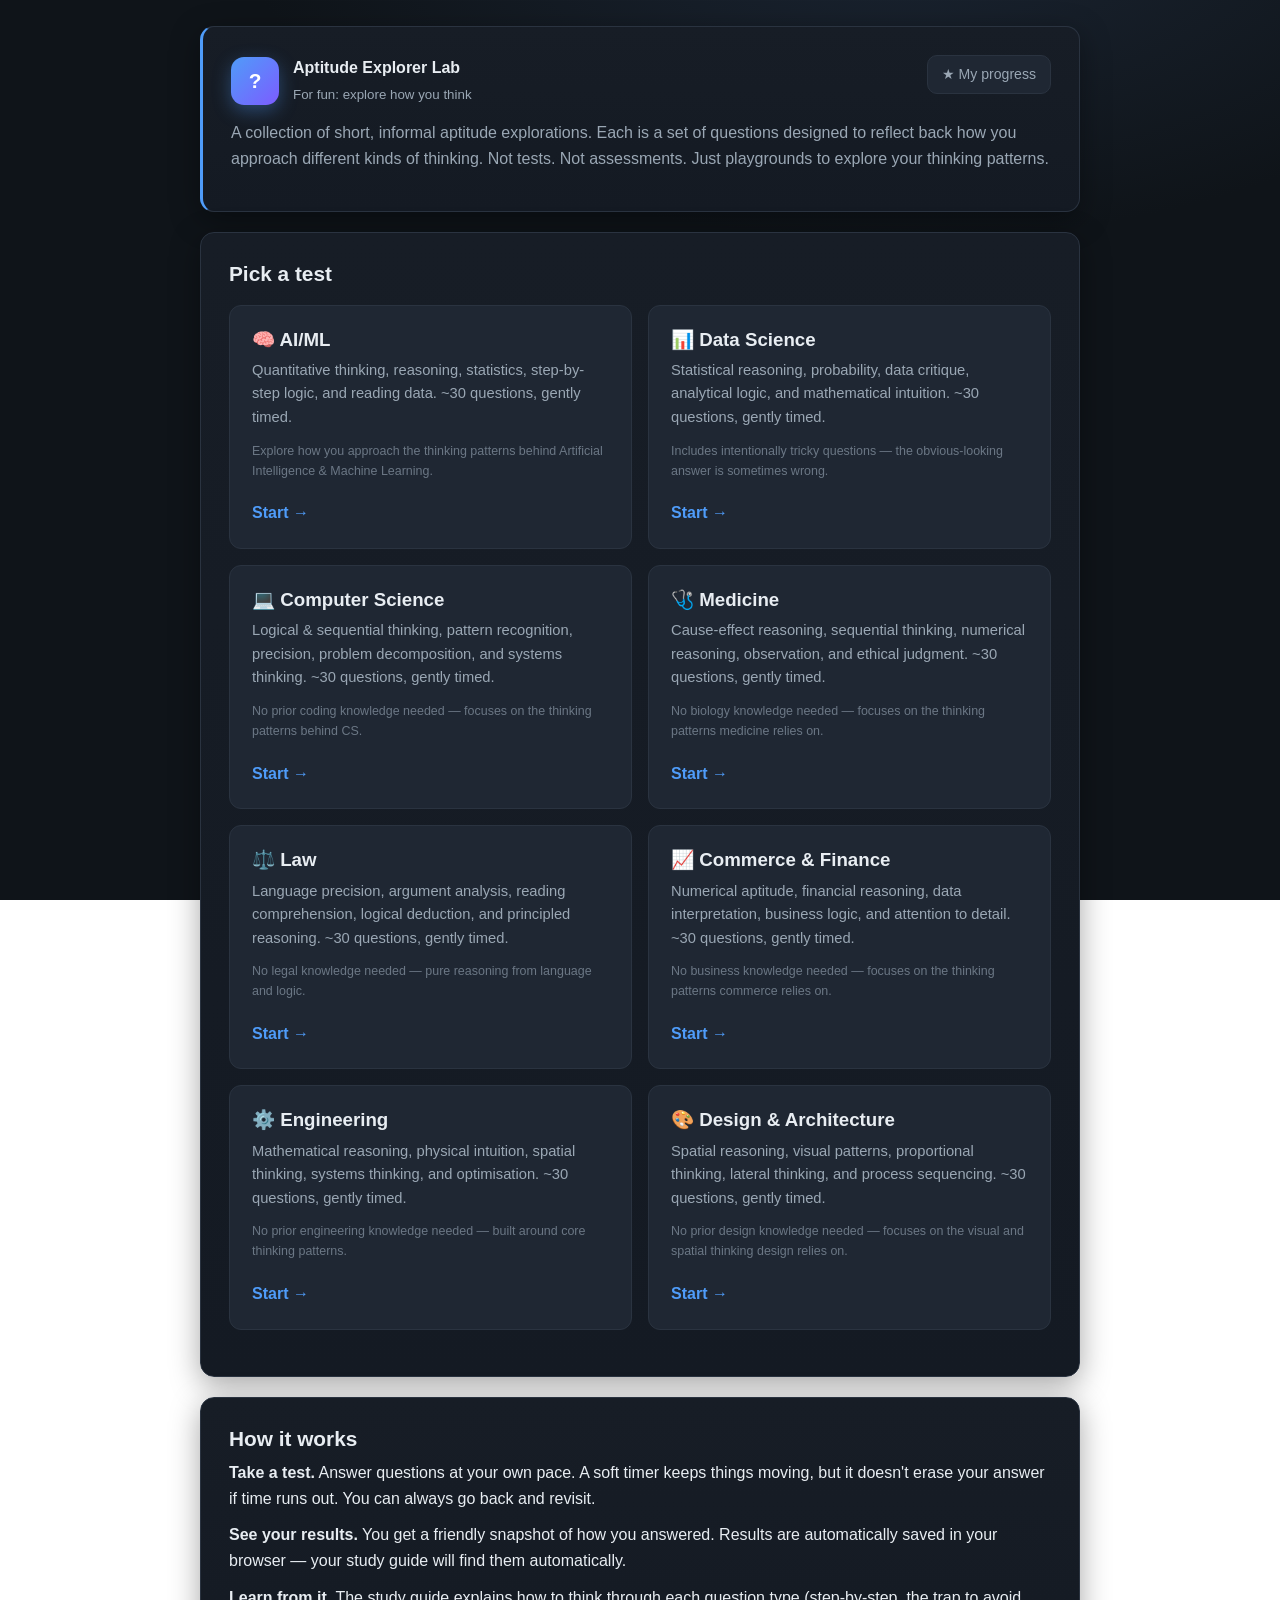
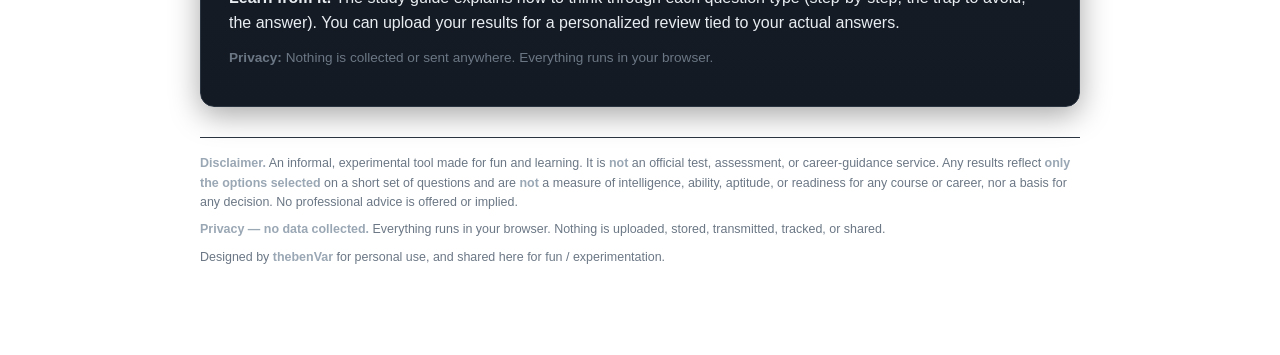
<file: index.html>
<!DOCTYPE html>
<html lang="en">
<head>
<meta charset="UTF-8" />
<meta name="viewport" content="width=device-width, initial-scale=1.0" />
<title>Aptitude Explorer Lab</title>
<style>
  :root{
    --bg:#0f1419; --panel:#171d26; --panel-2:#1f2733; --line:#2a3340;
    --ink:#e8edf2; --muted:#9aa7b4; --faint:#6b7785;
    --accent:#4f9cf9; --accent-2:#7c5cff;
    --good:#34d399; --warn:#fbbf24; --bad:#f87171;
    --radius:14px; --shadow:0 8px 30px rgba(0,0,0,.35); --maxw:880px;
  }
  *{box-sizing:border-box}
  html,body{margin:0;padding:0}
  body{
    background:radial-gradient(1200px 600px at 70% -10%, #1b2533 0%, var(--bg) 55%) fixed;
    color:var(--ink);
    font:16px/1.6 -apple-system,BlinkMacSystemFont,"Segoe UI",Roboto,Helvetica,Arial,sans-serif;
    -webkit-font-smoothing:antialiased;
    padding:26px 16px 80px;
  }
  .wrap{max-width:var(--maxw);margin:0 auto}
  h1,h2,h3{line-height:1.25;margin:0 0 .4em}
  h1{font-size:1.7rem;letter-spacing:-.01em}
  h2{font-size:1.3rem}
  p{margin:0 0 .7em}
  a{color:var(--accent);text-decoration:none}
  a:hover{text-decoration:underline}
  .muted{color:var(--muted)} .faint{color:var(--faint);font-size:.85rem}

  .brand{display:flex;align-items:center;gap:14px;margin-bottom:16px}
  .brand .dot{width:48px;height:48px;border-radius:13px;
    background:linear-gradient(135deg,var(--accent),var(--accent-2));
    display:grid;place-items:center;font-weight:800;color:#fff;font-size:1.3rem;
    box-shadow:0 6px 18px rgba(79,156,249,.35)}
  .brand div strong{display:block} .brand small{color:var(--muted);font-weight:500}

  .card{background:linear-gradient(180deg,var(--panel) 0%, #141a23 100%);
    border:1px solid var(--line);border-radius:var(--radius);box-shadow:var(--shadow);
    padding:28px;margin:0 0 20px}
  .intro{border-left:3px solid var(--accent)}

  .tests-grid{display:grid;grid-template-columns:repeat(auto-fit,minmax(280px,1fr));gap:16px;margin:18px 0}
  .test-card{border:1px solid var(--line);border-radius:12px;padding:22px;background:var(--panel-2);
    transition:.15s;cursor:pointer}
  .test-card:hover{border-color:var(--accent);background:rgba(79,156,249,.08)}
  .test-card h3{margin:0 0 8px;color:var(--ink)}
  .test-card .desc{color:var(--muted);font-size:.92rem;margin:0 0 12px}
  .test-card .meta{color:var(--faint);font-size:.78rem}
  .test-link{display:inline-flex;align-items:center;gap:6px;color:var(--accent);
    font-weight:600;margin-top:10px}
  .test-link:hover{text-decoration:underline}
  .coming{opacity:.6}
  .coming .test-link{color:var(--muted);cursor:not-allowed;pointer-events:none}

  .legal{border-top:1px solid var(--line);margin-top:30px;padding-top:16px;
    color:var(--faint);font-size:.78rem;line-height:1.55}
  .legal p{margin:0 0 8px} .legal strong{color:var(--muted)}
</style>
</head>
<body>
<div class="wrap">

  <div class="card intro">
    <div style="display:flex;justify-content:space-between;align-items:flex-start;flex-wrap:wrap;gap:10px">
      <div class="brand" style="margin:0">
        <div class="dot">?</div>
        <div><strong>Aptitude Explorer Lab</strong>
          <small>For fun: explore how you think</small></div>
      </div>
      <a href="dashboard.html" style="text-decoration:none;font-size:.88rem;padding:7px 14px;border-radius:10px;border:1px solid var(--line);color:var(--muted);background:var(--panel-2)">★ My progress</a>
    </div>
    <p class="muted" style="margin-top:14px">A collection of short, informal aptitude explorations. Each is a set of
      questions designed to reflect back how you approach different kinds of thinking. Not
      tests. Not assessments. Just playgrounds to explore your thinking patterns.</p>
  </div>

  <div class="card">
    <h2>Pick a test</h2>
    <div class="tests-grid">
      <a href="assessment.html?test=ai-ml" class="test-card" style="text-decoration:none">
        <h3>🧠 AI/ML</h3>
        <p class="desc">Quantitative thinking, reasoning, statistics, step-by-step logic, and reading data.
          ~30 questions, gently timed.</p>
        <p class="meta">Explore how you approach the thinking patterns behind Artificial Intelligence &amp; Machine Learning.</p>
        <span class="test-link">Start →</span>
      </a>

      <a href="assessment.html?test=ds" class="test-card" style="text-decoration:none">
        <h3>📊 Data Science</h3>
        <p class="desc">Statistical reasoning, probability, data critique, analytical logic, and mathematical intuition. ~30 questions, gently timed.</p>
        <p class="meta">Includes intentionally tricky questions — the obvious-looking answer is sometimes wrong.</p>
        <span class="test-link">Start →</span>
      </a>

      <a href="assessment.html?test=cs" class="test-card" style="text-decoration:none">
        <h3>💻 Computer Science</h3>
        <p class="desc">Logical &amp; sequential thinking, pattern recognition, precision, problem decomposition, and systems thinking. ~30 questions, gently timed.</p>
        <p class="meta">No prior coding knowledge needed — focuses on the thinking patterns behind CS.</p>
        <span class="test-link">Start →</span>
      </a>

      <a href="assessment.html?test=medicine" class="test-card" style="text-decoration:none">
        <h3>🩺 Medicine</h3>
        <p class="desc">Cause-effect reasoning, sequential thinking, numerical reasoning, observation, and ethical judgment. ~30 questions, gently timed.</p>
        <p class="meta">No biology knowledge needed — focuses on the thinking patterns medicine relies on.</p>
        <span class="test-link">Start →</span>
      </a>

      <a href="assessment.html?test=law" class="test-card" style="text-decoration:none">
        <h3>⚖️ Law</h3>
        <p class="desc">Language precision, argument analysis, reading comprehension, logical deduction, and principled reasoning. ~30 questions, gently timed.</p>
        <p class="meta">No legal knowledge needed — pure reasoning from language and logic.</p>
        <span class="test-link">Start →</span>
      </a>

      <a href="assessment.html?test=commerce" class="test-card" style="text-decoration:none">
        <h3>📈 Commerce &amp; Finance</h3>
        <p class="desc">Numerical aptitude, financial reasoning, data interpretation, business logic, and attention to detail. ~30 questions, gently timed.</p>
        <p class="meta">No business knowledge needed — focuses on the thinking patterns commerce relies on.</p>
        <span class="test-link">Start →</span>
      </a>

      <a href="assessment.html?test=engineering" class="test-card" style="text-decoration:none">
        <h3>⚙️ Engineering</h3>
        <p class="desc">Mathematical reasoning, physical intuition, spatial thinking, systems thinking, and optimisation. ~30 questions, gently timed.</p>
        <p class="meta">No prior engineering knowledge needed — built around core thinking patterns.</p>
        <span class="test-link">Start →</span>
      </a>

      <a href="assessment.html?test=design" class="test-card" style="text-decoration:none">
        <h3>🎨 Design &amp; Architecture</h3>
        <p class="desc">Spatial reasoning, visual patterns, proportional thinking, lateral thinking, and process sequencing. ~30 questions, gently timed.</p>
        <p class="meta">No prior design knowledge needed — focuses on the visual and spatial thinking design relies on.</p>
        <span class="test-link">Start →</span>
      </a>
    </div>
  </div>

  <div class="card">
    <h2>How it works</h2>
    <p><b>Take a test.</b> Answer questions at your own pace. A soft timer keeps things moving,
      but it doesn't erase your answer if time runs out. You can always go back and revisit.</p>
    <p><b>See your results.</b> You get a friendly snapshot of how you answered. Results are
      automatically saved in your browser — your study guide will find them automatically.</p>
    <p><b>Learn from it.</b> The study guide explains how to think through each question type
      (step-by-step, the trap to avoid, the answer). You can upload your results for a
      personalized review tied to your actual answers.</p>
    <p class="faint"><b>Privacy:</b> Nothing is collected or sent anywhere. Everything runs in your browser.</p>
  </div>

  <footer class="legal">
    <p><strong>Disclaimer.</strong> An informal, experimental tool made for fun and learning. It is
      <strong>not</strong> an official test, assessment, or career-guidance service. Any results
      reflect <strong>only the options selected</strong> on a short set of questions and are
      <strong>not</strong> a measure of intelligence, ability, aptitude, or readiness for any
      course or career, nor a basis for any decision. No professional advice is offered or implied.</p>
    <p><strong>Privacy — no data collected.</strong> Everything runs in your browser. Nothing is
      uploaded, stored, transmitted, tracked, or shared.</p>
    <p>Designed by <strong>thebenVar</strong> for personal use, and shared here for fun / experimentation.</p>
  </footer>

</div>
</body>
</html>
</file>
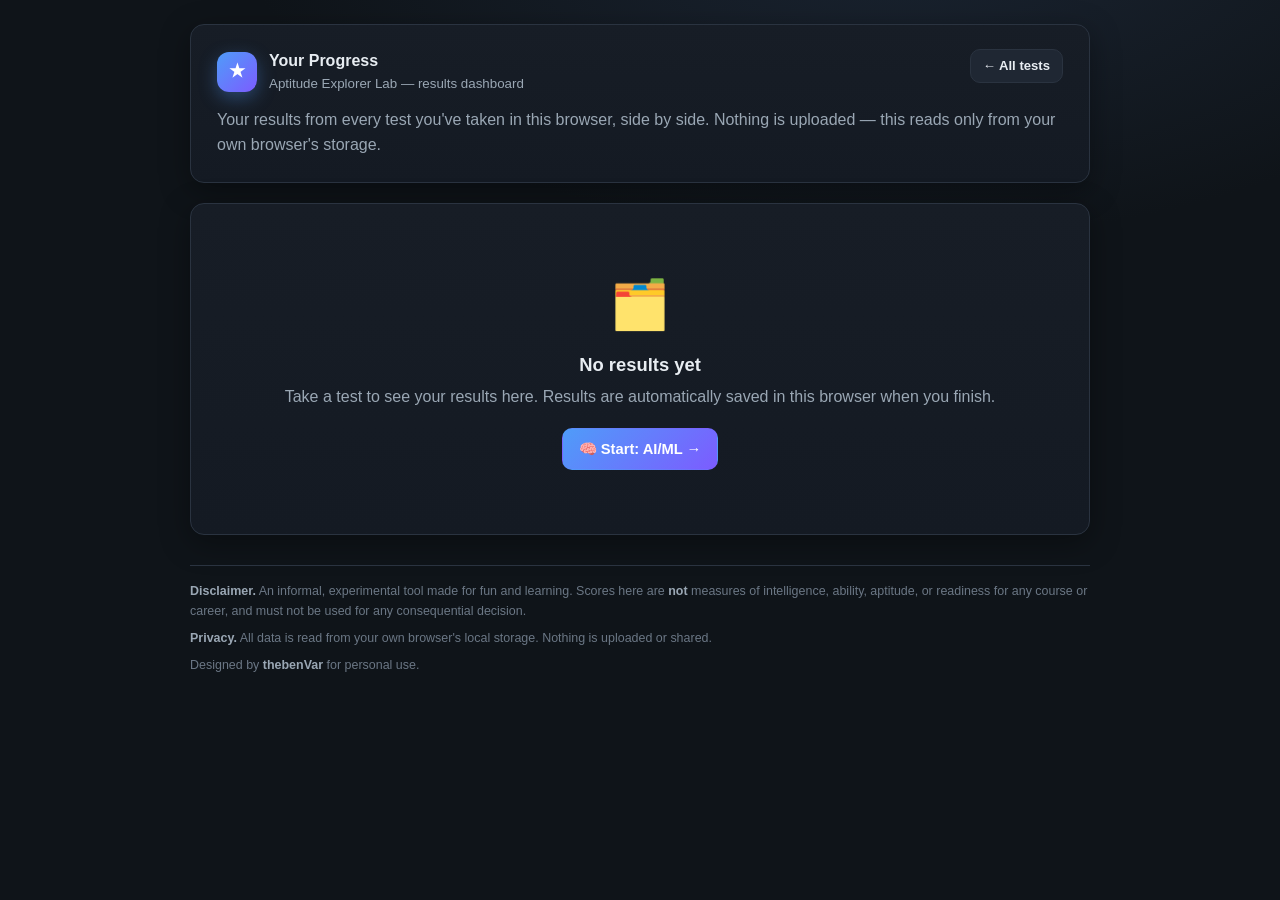
<file: dashboard.html>
<!DOCTYPE html>
<html lang="en">
<head>
<meta charset="UTF-8" />
<meta name="viewport" content="width=device-width, initial-scale=1.0" />
<title>Your Progress — Aptitude Explorer Lab</title>
<style>
  :root{
    --bg:#0f1419; --panel:#171d26; --panel-2:#1f2733; --line:#2a3340;
    --ink:#e8edf2; --muted:#9aa7b4; --faint:#6b7785;
    --accent:#4f9cf9; --accent-2:#7c5cff;
    --good:#34d399; --warn:#fbbf24; --bad:#f87171;
    --radius:14px; --shadow:0 8px 30px rgba(0,0,0,.35); --maxw:900px;
  }
  *{box-sizing:border-box}
  html,body{margin:0;padding:0}
  body{
    background:radial-gradient(1200px 600px at 70% -10%, #1b2533 0%, var(--bg) 55%) fixed;
    color:var(--ink);
    font:16px/1.55 -apple-system,BlinkMacSystemFont,"Segoe UI",Roboto,Helvetica,Arial,sans-serif;
    -webkit-font-smoothing:antialiased;
    padding:24px 16px 72px;
  }
  .wrap{max-width:var(--maxw);margin:0 auto}
  h1,h2,h3{line-height:1.2;margin:0 0 .45em}
  h1{font-size:1.5rem;letter-spacing:-.01em}
  h2{font-size:1.15rem}
  h3{font-size:1rem}
  p{margin:0 0 .7em}
  a{color:var(--accent);text-decoration:none}
  a:hover{text-decoration:underline}
  .muted{color:var(--muted)} .faint{color:var(--faint);font-size:.84rem}
  .hidden{display:none !important}

  .card{
    background:linear-gradient(180deg,var(--panel) 0%, #141a23 100%);
    border:1px solid var(--line); border-radius:var(--radius);
    box-shadow:var(--shadow); padding:24px 26px; margin:0 0 20px;
  }
  .brand{display:flex;align-items:center;gap:12px;margin-bottom:6px}
  .brand .dot{width:40px;height:40px;border-radius:12px;
    background:linear-gradient(135deg,var(--accent),var(--accent-2));
    display:grid;place-items:center;font-weight:800;color:#fff;font-size:1.15rem;
    box-shadow:0 6px 18px rgba(79,156,249,.35)}
  .brand small{display:block;color:var(--muted);font-weight:500}

  .pill{display:inline-block;padding:3px 10px;border-radius:999px;font-size:.76rem;
    font-weight:600;border:1px solid var(--line);color:var(--muted)}
  .pill.good{color:var(--good);border-color:rgba(52,211,153,.45);background:rgba(52,211,153,.1)}
  .pill.warn{color:var(--warn);border-color:rgba(251,191,36,.4);background:rgba(251,191,36,.08)}
  .pill.bad{color:var(--bad);border-color:rgba(248,113,113,.45);background:rgba(248,113,113,.1)}

  .btn{appearance:none;border:1px solid var(--line);border-radius:10px;cursor:pointer;
    padding:9px 16px;font-size:.92rem;font-weight:600;color:var(--ink);background:var(--panel-2);
    transition:.12s}
  .btn:hover{border-color:var(--accent)}
  .btn.primary{background:linear-gradient(135deg,var(--accent),var(--accent-2));color:#fff;border-color:transparent}
  .btn.sm{padding:6px 12px;font-size:.82rem}
  .btn.danger{border-color:rgba(248,113,113,.4);color:var(--bad)}
  .btn.danger:hover{background:rgba(248,113,113,.1)}
  a.btn{text-decoration:none;display:inline-flex;align-items:center;gap:6px}
  .btn-row{display:flex;gap:10px;flex-wrap:wrap;align-items:center}

  /* Test summary cards */
  .test-grid{display:grid;grid-template-columns:repeat(auto-fit,minmax(260px,1fr));gap:16px;margin:16px 0}
  .tcard{border:1px solid var(--line);border-radius:12px;padding:20px;background:var(--panel-2)}
  .tcard .thead{display:flex;justify-content:space-between;align-items:flex-start;margin-bottom:14px;gap:10px}
  .tcard .tname{font-weight:700;font-size:1rem}
  .tcard .tdate{color:var(--faint);font-size:.78rem;margin-top:3px}
  .ring{--p:0; width:80px;height:80px;border-radius:50%;flex:0 0 auto;
    background:
      radial-gradient(closest-side, var(--panel-2) 79%, transparent 80% 100%),
      conic-gradient(var(--accent) calc(var(--p)*1%), #2a3340 0);
    display:grid;place-items:center;position:relative}
  .ring b{font-size:1.2rem}
  .ring small{position:absolute;bottom:16px;color:var(--muted);font-size:.65rem}
  .tcard .dims{margin-top:14px}
  .tcard .dimrow{display:flex;align-items:center;gap:8px;margin:6px 0}
  .tcard .dimrow .dlabel{font-size:.78rem;color:var(--muted);flex:0 0 120px;white-space:nowrap;overflow:hidden;text-overflow:ellipsis}
  .tcard .dimrow .dbar{flex:1;height:6px;border-radius:999px;background:#0c1118;overflow:hidden}
  .tcard .dimrow .dbar i{display:block;height:100%;border-radius:999px}
  .tcard .dimrow .dbar i.good{background:var(--good)}
  .tcard .dimrow .dbar i.warn{background:var(--warn)}
  .tcard .dimrow .dbar i.bad{background:var(--bad)}
  .tcard .dimrow .dpct{font-size:.78rem;color:var(--muted);flex:0 0 34px;text-align:right}
  .tcard .actions{display:flex;gap:8px;flex-wrap:wrap;margin-top:16px;padding-top:14px;border-top:1px solid var(--line)}

  /* Comparison table */
  .cmp-grid{overflow-x:auto;margin:14px 0}
  .cmp-table{border-collapse:collapse;width:100%;min-width:400px;font-size:.9rem}
  .cmp-table th{text-align:left;padding:10px 12px;border-bottom:2px solid var(--line);color:var(--muted);font-weight:600;font-size:.82rem;white-space:nowrap}
  .cmp-table td{padding:9px 12px;border-bottom:1px solid var(--line)}
  .cmp-table td.dim-name{color:var(--muted);font-size:.88rem}
  .cmp-cell{display:inline-flex;align-items:center;gap:6px}
  .cmp-bar{width:50px;height:6px;border-radius:999px;background:#0c1118;overflow:hidden;display:inline-block}
  .cmp-bar i{display:block;height:100%}
  .cmp-bar i.good{background:var(--good)} .cmp-bar i.warn{background:var(--warn)} .cmp-bar i.bad{background:var(--bad)}
  .cmp-delta{font-size:.78rem;font-weight:700}
  .cmp-delta.up{color:var(--good)} .cmp-delta.dn{color:var(--bad)} .cmp-delta.eq{color:var(--faint)}
  tr:hover td{background:rgba(255,255,255,.02)}

  /* Behavioral stats */
  .beh-grid{display:grid;grid-template-columns:repeat(auto-fit,minmax(180px,1fr));gap:12px;margin:14px 0}
  .bstat{border:1px solid var(--line);border-radius:10px;padding:14px 16px;background:var(--panel-2)}
  .bstat .bnum{font-size:1.5rem;font-weight:800;line-height:1}
  .bstat .blabel{font-size:.8rem;color:var(--muted);margin-top:4px}
  .bstat .binterp{font-size:.78rem;color:var(--faint);margin-top:6px;line-height:1.4}
  .bstat.warn-bg{border-color:rgba(251,191,36,.35);background:rgba(251,191,36,.05)}
  .bstat.bad-bg{border-color:rgba(248,113,113,.3);background:rgba(248,113,113,.04)}
  .bstat.good-bg{border-color:rgba(52,211,153,.3);background:rgba(52,211,153,.04)}

  /* Study focus */
  .focus-list{display:grid;gap:12px;margin:14px 0}
  .focus-item{border:1px solid var(--line);border-radius:10px;padding:14px 16px;background:var(--panel-2)}
  .focus-item .fname{font-weight:700;font-size:.95rem;margin-bottom:4px}
  .focus-item .favg{color:var(--bad);font-weight:600}
  .focus-item .fadv{font-size:.88rem;color:var(--muted);margin-top:6px;line-height:1.5}

  /* Empty state */
  .empty{text-align:center;padding:40px 20px}
  .empty .icon{font-size:3rem;margin-bottom:12px}

  /* Section header */
  .sec-head{display:flex;justify-content:space-between;align-items:center;margin-bottom:4px;flex-wrap:wrap;gap:10px}
  .sec-head h2{margin:0}

  /* Notice */
  .notice{border-radius:10px;padding:12px 14px;font-size:.9rem;
    border:1px solid var(--line);background:var(--panel-2);margin:10px 0}
  .notice.info{border-color:rgba(79,156,249,.35);background:rgba(79,156,249,.07);color:#cfe3ff}

  .legal{border-top:1px solid var(--line);margin-top:30px;padding-top:16px;
    color:var(--faint);font-size:.78rem;line-height:1.55}
  .legal p{margin:0 0 8px} .legal strong{color:var(--muted)}

  /* Attempt history inside test card */
  .attempt-hist{margin-top:10px;padding-top:9px;border-top:1px solid var(--line);font-size:.8rem}
  .att-row{display:flex;justify-content:space-between;align-items:center;padding:3px 0}
  .att-score{font-weight:700}

  @media(max-width:560px){.card{padding:18px 16px} body{padding:14px 10px 56px}}
</style>
</head>
<body>
<div class="wrap">

  <div class="card">
    <div style="display:flex;justify-content:space-between;align-items:flex-start;flex-wrap:wrap;gap:12px">
      <div class="brand">
        <div class="dot">★</div>
        <div><strong>Your Progress</strong>
          <small>Aptitude Explorer Lab — results dashboard</small></div>
      </div>
      <a href="index.html" class="btn sm">← All tests</a>
    </div>
    <p class="muted" style="margin-top:8px;margin-bottom:0">Your results from every test you've taken in this browser, side by side. Nothing is uploaded — this reads only from your own browser's storage.</p>
  </div>

  <div id="main"><!-- filled by JS --></div>

  <footer class="legal">
    <p><strong>Disclaimer.</strong> An informal, experimental tool made for fun and learning. Scores here are <strong>not</strong> measures of intelligence, ability, aptitude, or readiness for any course or career, and must not be used for any consequential decision.</p>
    <p><strong>Privacy.</strong> All data is read from your own browser's local storage. Nothing is uploaded or shared.</p>
    <p>Designed by <strong>thebenVar</strong> for personal use.</p>
  </footer>

</div>
<script>
"use strict";

const TEST_META = {
  "ai-ml":       { label:"AI/ML",              href:"assessment.html?test=ai-ml",       icon:"🧠" },
  "ds":          { label:"Data Science",       href:"assessment.html?test=ds",          icon:"📊" },
  "cs":          { label:"Computer Science",   href:"assessment.html?test=cs",          icon:"💻" },
  "medicine":    { label:"Medicine",           href:"assessment.html?test=medicine",    icon:"🩺" },
  "law":         { label:"Law",                href:"assessment.html?test=law",         icon:"⚖️" },
  "commerce":    { label:"Commerce & Finance", href:"assessment.html?test=commerce",    icon:"💰" },
  "engineering": { label:"Engineering",        href:"assessment.html?test=engineering", icon:"⚙️" },
  "design":      { label:"Design",             href:"assessment.html?test=design",      icon:"🎨" }
};

const DIM_META = {
  // AI/ML
  quant:      { label:"Quantitative",              improve:"Khan Academy Arithmetic + Algebra 1." },
  logic:      { label:"Logical Reasoning",         improve:"Number-series puzzles and logic apps, 15 min/day." },
  stats:      { label:"Statistics",                improve:"Khan Academy Statistics & Probability." },
  code:       { label:"Computational Logic",       improve:"Scratch or Python on Codecademy — trace logic, not syntax." },
  data:       { label:"Data Interpretation",       improve:"Read charts in news/sports; ask 'what does this actually prove?'" },
  // DS
  prob:       { label:"Probability & Uncertainty", improve:"Practice conditional probability and Bayes' intuition." },
  math:       { label:"Mathematical Intuition",    improve:"Khan Academy Arithmetic through Pre-Algebra." },
  // CS
  pattern:    { label:"Pattern Recognition",       improve:"Number and letter series exercises. Try Project Euler problems." },
  precision:  { label:"Precision & Detail",        improve:"Slow down when checking work. Spot-the-difference exercises." },
  decomp:     { label:"Problem Decomposition",     improve:"For any complex task, list every individual step needed." },
  systems:    { label:"Systems Thinking",          improve:"Ask 'what breaks if I change this?' when studying anything." },
  // Medicine
  bio:        { label:"Biological Reasoning",      improve:"Study body systems with a 'why' focus (Khan Academy Health & Medicine)." },
  systematic: { label:"Sequential Thinking",       improve:"Practise following complex multi-step instructions exactly." },
  numerical:  { label:"Numerical Reasoning",       improve:"Practise percentage and ratio problems in medical contexts." },
  observation:{ label:"Observation & Patterns",    improve:"Practise spot-the-difference exercises." },
  ethics:     { label:"Ethical Reasoning",         improve:"Read about ethics. Study dilemmas where two principles conflict." },
  // Law
  verbal:     { label:"Verbal Reasoning",          improve:"Read widely including formal documents. Notice how word choices change meaning." },
  argument:   { label:"Argument Analysis",         improve:"Read opinion pieces and identify argument, evidence, and weak points." },
  reading:    { label:"Reading Comprehension",     improve:"Practise comprehension using only what is in the text." },
  deductive:  { label:"Deductive Reasoning",       improve:"Practise syllogisms and if-then reasoning. Try LSAT Logical Reasoning." },
  // Commerce
  financial:  { label:"Financial Reasoning",       improve:"Study personal finance basics. Practise break-even analysis." },
  business:   { label:"Business Logic",            improve:"Study basic economics. Read business case studies." },
  detail:     { label:"Accuracy & Detail",         improve:"Always verify calculations twice. Slow down with numbers." },
  // Engineering
  physics:    { label:"Physical Intuition",        improve:"Watch Veritasium or MinutePhysics. Notice everyday physics." },
  spatial:    { label:"Spatial Thinking",          improve:"Solve tangram and origami puzzles. Try SketchUp or Tinkercad." },
  optimize:   { label:"Optimisation Thinking",     improve:"Work through constraint problems. Try resource-management puzzles." },
  // Design
  visual:     { label:"Visual Pattern Recognition",improve:"Study patterns in nature and art. Practise visual matrix puzzles." },
  proportion: { label:"Proportional Thinking",     improve:"Study the golden ratio and design grids." },
  lateral:    { label:"Creative Thinking",         improve:"Brainstorm 10 solutions before picking one." },
  process:    { label:"Process & Sequence",        improve:"Deconstruct how everyday objects are made. Flowchart making processes." }
};

function b64decode(b64){ return decodeURIComponent(escape(atob(b64))); }
function rate(pct){ return pct>=70?"good":pct>=45?"warn":"bad"; }
function fmtDate(iso){ return iso ? new Date(iso).toLocaleDateString(undefined,{day:"numeric",month:"short",year:"numeric"}) : "—"; }

function loadAllResults(){
  const out={};
  for(const id of Object.keys(TEST_META)){
    const raw=localStorage.getItem(`aptitude-result:${id}`);
    if(!raw) continue;
    try{
      const parsed=JSON.parse(raw);
      const arr=Array.isArray(parsed)?parsed:[parsed];
      const attempts=arr.map(w=>JSON.parse(b64decode(w.payload)))
                        .sort((a,b)=>new Date(a.startedAt)-new Date(b.startedAt));
      if(attempts.length) out[id]=attempts;
    }catch(e){}
  }
  return out; // { testId: [attempt1, attempt2, ...] sorted oldest→newest }
}

function computeBehavioral(data){
  const pq=data.perQuestion||[];
  const n=pq.length; if(!n) return null;
  const rapid   = pq.filter(q=>q.wasRapid).length;
  const changed  = pq.filter(q=>q.changes && q.changes.length>0).length;
  const timedOut = pq.filter(q=>q.timedOut).length;
  const revisited= pq.filter(q=>q.visits>1).length;
  const avgMs    = Math.round(pq.reduce((s,q)=>s+(q.totalMs||0),0)/n);
  const pressure = pq.filter(q=>q.answeredNearDeadline);
  const pressurePct = pressure.length ? Math.round(pressure.filter(q=>q.isCorrect).length/pressure.length*100) : null;
  const calm    = pq.filter(q=>!q.answeredNearDeadline && q.answer!==null);
  const calmPct = calm.length ? Math.round(calm.filter(q=>q.isCorrect).length/calm.length*100) : null;
  return {
    rushPct:       Math.round(rapid/n*100),
    indecisionPct: Math.round(changed/n*100),
    timeoutPct:    Math.round(timedOut/n*100),
    revisitPct:    Math.round(revisited/n*100),
    avgSec:        Math.round(avgMs/1000),
    pressurePct,
    calmPct,
    n
  };
}

function getAllDims(results){
  const dims=new Set();
  for(const d of Object.values(results)){
    if(d.dimScores) Object.keys(d.dimScores).forEach(k=>dims.add(k));
  }
  const order=["quant","logic","stats","code","data"];
  return [...order.filter(k=>dims.has(k)), ...[...dims].filter(k=>!order.includes(k))];
}

function getWeakDims(results, allDims){
  return allDims.map(d=>{
    const scores=Object.values(results)
      .filter(r=>r.dimScores && r.dimScores[d])
      .map(r=>r.dimScores[d].pct);
    if(!scores.length) return null;
    const avg=Math.round(scores.reduce((a,b)=>a+b,0)/scores.length);
    return {dim:d, avg, count:scores.length};
  }).filter(Boolean).filter(d=>d.avg<60).sort((a,b)=>a.avg-b.avg);
}

function clearResult(testId){
  if(!confirm(`Clear your ${TEST_META[testId].label} results from this browser?`)) return;
  localStorage.removeItem(`aptitude-result:${testId}`);
  render();
}

function render(){
  const results=loadAllResults();
  const taken=Object.keys(results);
  const latest={};
  for(const id of taken) latest[id]=results[id][results[id].length-1];
  const main=document.getElementById("main");

  if(!taken.length){
    main.innerHTML=`
      <div class="card">
        <div class="empty">
          <div class="icon">🗂️</div>
          <h2>No results yet</h2>
          <p class="muted">Take a test to see your results here. Results are automatically saved in this browser when you finish.</p>
          <div class="btn-row" style="justify-content:center;margin-top:18px">
            <a href="assessment.html?test=ai-ml" class="btn primary">🧠 Start: AI/ML →</a>
          </div>
        </div>
      </div>`;
    return;
  }

  let html="";

  // ── Section 1: Tests taken ──────────────────────────────────────────────
  html+=`<div class="card">
    <div class="sec-head">
      <h2>Tests taken <span class="pill" style="margin-left:6px">${taken.length}</span></h2>
    </div>
    <p class="faint">Click "Retake" to replace results, or "Clear" to remove them from this browser.</p>
    <div class="test-grid">`;

  for(const id of taken){
    const data=latest[id], meta=TEST_META[id];
    const attempts=results[id];
    const cls=rate(data.overall);
    const dimKeys=data.dimScores ? Object.keys(data.dimScores) : [];
    const dimsHtml=dimKeys.map(d=>{
      const pct=(data.dimScores[d]||{}).pct||0;
      const label=(DIM_META[d]||{label:d}).label;
      return `<div class="dimrow">
        <span class="dlabel">${label}</span>
        <span class="dbar"><i class="${rate(pct)}" style="width:${pct}%"></i></span>
        <span class="dpct">${pct}%</span>
      </div>`;
    }).join("");

    let histHtml="";
    if(attempts.length>1){
      histHtml=`<div class="attempt-hist">`;
      attempts.forEach((a,i)=>{
        const delta=i>0?a.overall-attempts[0].overall:null;
        const deltaStr=delta!==null
          ?` <span class="cmp-delta ${delta>0?"up":delta<0?"dn":"eq"}">${delta>0?"+":""}${delta}%</span>`
          :` <span class="pill" style="font-size:.7rem;margin-left:4px">baseline</span>`;
        histHtml+=`<div class="att-row"><span class="muted">Attempt ${i+1} · ${fmtDate(a.startedAt)}</span><span class="att-score">${a.overall}%${deltaStr}</span></div>`;
      });
      histHtml+=`</div>`;
    }

    html+=`<div class="tcard">
      <div class="thead">
        <div>
          <div class="tname">${meta.icon} ${meta.label}</div>
          <div class="tdate">${attempts.length>1?`${attempts.length} attempts · latest: `:""}${fmtDate(data.startedAt)}</div>
        </div>
        <div class="ring" style="--p:${data.overall}">
          <b>${data.overall}%</b>
          <small>overall</small>
        </div>
      </div>
      <span class="pill ${cls}">${data.band === "strong" ? "Strong" : data.band === "promising" ? "Promising" : "Gaps to close"}</span>
      <div class="dims" style="margin-top:12px">${dimsHtml}</div>
      ${histHtml}
      <div class="actions">
        <a href="${meta.href}" class="btn sm">↩ Retake</a>
        <a href="learn.html?test=${id}" class="btn sm">📚 Study guide</a>
        <button class="btn sm danger" onclick="clearResult('${id}')">✕ Clear all</button>
      </div>
    </div>`;
  }
  html+=`</div></div>`;

  // ── Section 2: Dimension comparison (always shown if 1+ tests) ──────────
  const allDims=getAllDims(latest);
  html+=`<div class="card">
    <div class="sec-head">
      <h2>Dimension breakdown</h2>
      ${taken.length < 2 ? `<span class="pill">Take more tests to compare across them</span>` : `<span class="pill">${taken.length} tests compared</span>`}
    </div>`;

  if(taken.length >= 2){
    const testIds=taken;
    html+=`<div class="cmp-grid"><table class="cmp-table">
      <thead><tr>
        <th>Dimension</th>
        ${testIds.map(id=>`<th>${TEST_META[id].icon} ${TEST_META[id].label.split(" ")[0]}</th>`).join("")}
        ${testIds.length>=2 ? "<th>Trend</th>" : ""}
      </tr></thead><tbody>`;
    for(const d of allDims){
      const lbl=(DIM_META[d]||{label:d}).label;
      const cells=testIds.map(id=>{
        const ds=(latest[id].dimScores||{})[d];
        if(!ds) return `<td class="muted">—</td>`;
        const cl=rate(ds.pct);
        return `<td>
          <div class="cmp-cell">
            <span class="cmp-bar"><i class="${cl}" style="width:${ds.pct}%"></i></span>
            <span style="font-weight:600">${ds.pct}%</span>
          </div>
        </td>`;
      });
      let deltaHtml="";
      if(testIds.length>=2){
        const scores=testIds.map(id=>(latest[id].dimScores||{})[d]?.pct).filter(v=>v!=null);
        if(scores.length>=2){
          const delta=scores[scores.length-1]-scores[0];
          const cls=delta>0?"up":delta<0?"dn":"eq";
          const sign=delta>0?"+":"";
          deltaHtml=`<td><span class="cmp-delta ${cls}">${sign}${delta}%</span></td>`;
        } else {
          deltaHtml=`<td class="faint">—</td>`;
        }
      }
      html+=`<tr><td class="dim-name">${lbl}</td>${cells.join("")}${deltaHtml}</tr>`;
    }
    html+=`</tbody></table></div>`;
    html+=`<p class="faint" style="margin-top:10px">Trend compares your most recent test to your first for each dimension. Positive = improvement.</p>`;
  } else {
    // Single test: show simple bars
    const id=taken[0], data=latest[id];
    html+=`<div style="margin-top:14px;display:grid;gap:10px">`;
    for(const d of allDims){
      const ds=(data.dimScores||{})[d]; if(!ds) continue;
      const lbl=(DIM_META[d]||{label:d}).label;
      const cl=rate(ds.pct);
      html+=`<div>
        <div style="display:flex;justify-content:space-between;font-size:.88rem;margin-bottom:4px">
          <span class="muted">${lbl}</span>
          <span style="font-weight:700">${ds.pct}%&nbsp;<span class="pill ${cl}" style="font-size:.7rem">${ds.correct}/${ds.total}</span></span>
        </div>
        <div style="height:8px;border-radius:999px;background:#0c1118;overflow:hidden">
          <div style="height:100%;width:${ds.pct}%;border-radius:999px;background:${cl==="good"?"var(--good)":cl==="warn"?"var(--warn)":"var(--bad)"}"></div>
        </div>
      </div>`;
    }
    html+=`</div>
    <div class="notice info" style="margin-top:16px">Take another test (e.g. Data Science or Computer Science once available) to see how your scores compare across them.</div>`;
  }
  html+=`</div>`;

  // ── Section 3: Behavioral profile ────────────────────────────────────────
  html+=`<div class="card">
    <h2 style="margin-bottom:4px">Behavioral profile</h2>
    <p class="faint">How you approached the questions — patterns the regular results report doesn't show.</p>`;

  for(const id of taken){
    const b=computeBehavioral(latest[id]);
    if(!b) continue;
    const meta=TEST_META[id];
    if(taken.length>1) html+=`<h3 style="margin:16px 0 8px;font-size:.95rem;color:var(--muted)">${meta.icon} ${meta.label}</h3>`;
    html+=`<div class="beh-grid">`;

    // Rush rate
    const rushCls=b.rushPct>=40?"bad-bg":b.rushPct>=20?"warn-bg":"good-bg";
    const rushInterp=b.rushPct>=40?"High — double-check rapid answers":b.rushPct>=20?"Moderate pacing":"Comfortable, unhurried pace";
    html+=`<div class="bstat ${rushCls}">
      <div class="bnum">${b.rushPct}%</div>
      <div class="blabel">Questions answered in under 3 seconds</div>
      <div class="binterp">${rushInterp}</div>
    </div>`;

    // Indecision / answer changes
    const indCls=b.indecisionPct>=50?"warn-bg":"";
    const indInterp=b.indecisionPct>=50?"Changed answers often — check if second thoughts helped or hurt":"Mostly decisive — changed answers occasionally";
    html+=`<div class="bstat ${indCls}">
      <div class="bnum">${b.indecisionPct}%</div>
      <div class="blabel">Questions where you changed your answer</div>
      <div class="binterp">${indInterp}</div>
    </div>`;

    // Timeout
    const toCls=b.timeoutPct>=20?"bad-bg":b.timeoutPct>=10?"warn-bg":"";
    const toInterp=b.timeoutPct>=20?"Several questions timed out — pacing practice may help":b.timeoutPct>=10?"A few time-outs — mostly on-pace":"Finished within time on almost all questions";
    html+=`<div class="bstat ${toCls}">
      <div class="bnum">${b.timeoutPct}%</div>
      <div class="blabel">Questions that timed out</div>
      <div class="binterp">${toInterp}</div>
    </div>`;

    // Revisit rate
    const rvInterp=b.revisitPct>=30?"Revisited many questions — thoughtful but watch for second-guessing yourself off correct answers":b.revisitPct>=15?"Some revisiting — a sign of careful checking":"Mostly moved forward — limited backtracking";
    html+=`<div class="bstat">
      <div class="bnum">${b.revisitPct}%</div>
      <div class="blabel">Questions you came back to review</div>
      <div class="binterp">${rvInterp}</div>
    </div>`;

    // Avg time
    const avgMin=Math.floor(b.avgSec/60), avgRemSec=b.avgSec%60;
    const avgStr=avgMin>0?`${avgMin}m ${avgRemSec}s`:`${b.avgSec}s`;
    html+=`<div class="bstat">
      <div class="bnum">${avgStr}</div>
      <div class="blabel">Average time per question</div>
      <div class="binterp">Across all ${b.n} questions</div>
    </div>`;

    // Pressure accuracy (if available)
    if(b.pressurePct !== null && b.calmPct !== null){
      const gap=b.calmPct-b.pressurePct;
      const pressInterp=gap>=15?"Notably worse under time pressure — accuracy drops near the deadline":gap>=5?"Slightly lower accuracy when the timer is running out":"Accuracy holds steady under time pressure — a good sign";
      const pCls=gap>=15?"bad-bg":gap>=5?"warn-bg":"good-bg";
      html+=`<div class="bstat ${pCls}">
        <div class="bnum">${b.calmPct}% <span style="font-size:.8rem;color:var(--faint)">vs ${b.pressurePct}%</span></div>
        <div class="blabel">Accuracy: relaxed vs. under pressure</div>
        <div class="binterp">${pressInterp}</div>
      </div>`;
    }

    html+=`</div>`;
  }
  html+=`</div>`;

  // ── Section 4: Study focus ────────────────────────────────────────────────
  const weakDims=getWeakDims(latest, allDims);
  if(weakDims.length){
    html+=`<div class="card">
      <h2 style="margin-bottom:4px">Study focus</h2>
      <p class="faint">Areas scoring below 60% on average across your tests. The highest-priority ones first.</p>
      <div class="focus-list">`;
    for(const w of weakDims.slice(0,4)){
      const meta=DIM_META[w.dim]||{label:w.dim, improve:""};
      const countNote=w.count>1?` (average across ${w.count} tests)`:"";
      html+=`<div class="focus-item">
        <div class="fname">${meta.label} <span class="favg">${w.avg}%${countNote}</span></div>
        <div class="fadv"><b>What to do:</b> ${meta.improve}</div>
      </div>`;
    }
    html+=`</div></div>`;
  } else if(taken.length){
    html+=`<div class="card">
      <h2 style="margin-bottom:8px">Study focus</h2>
      <div class="notice info">All your dimensions are above 60% — no urgent weak spots. Keep up the practice to push towards 80%+ across the board.</div>
    </div>`;
  }

  // ── Section 5: CTAs ────────────────────────────────────────────────────────
  html+=`<div class="card" style="text-align:center">
    <p class="muted" style="margin:0 0 14px">Want to revisit a specific test or study guide?</p>
    <div class="btn-row" style="justify-content:center;flex-wrap:wrap">
      <a href="assessment.html?test=ai-ml" class="btn primary">🧠 AI/ML test</a>
      <a href="learn.html" class="btn">📚 Study guide</a>
      <a href="index.html" class="btn">← All tests</a>
    </div>
  </div>`;

  main.innerHTML=html;
}

render();
</script>
</body>
</html>
</file>
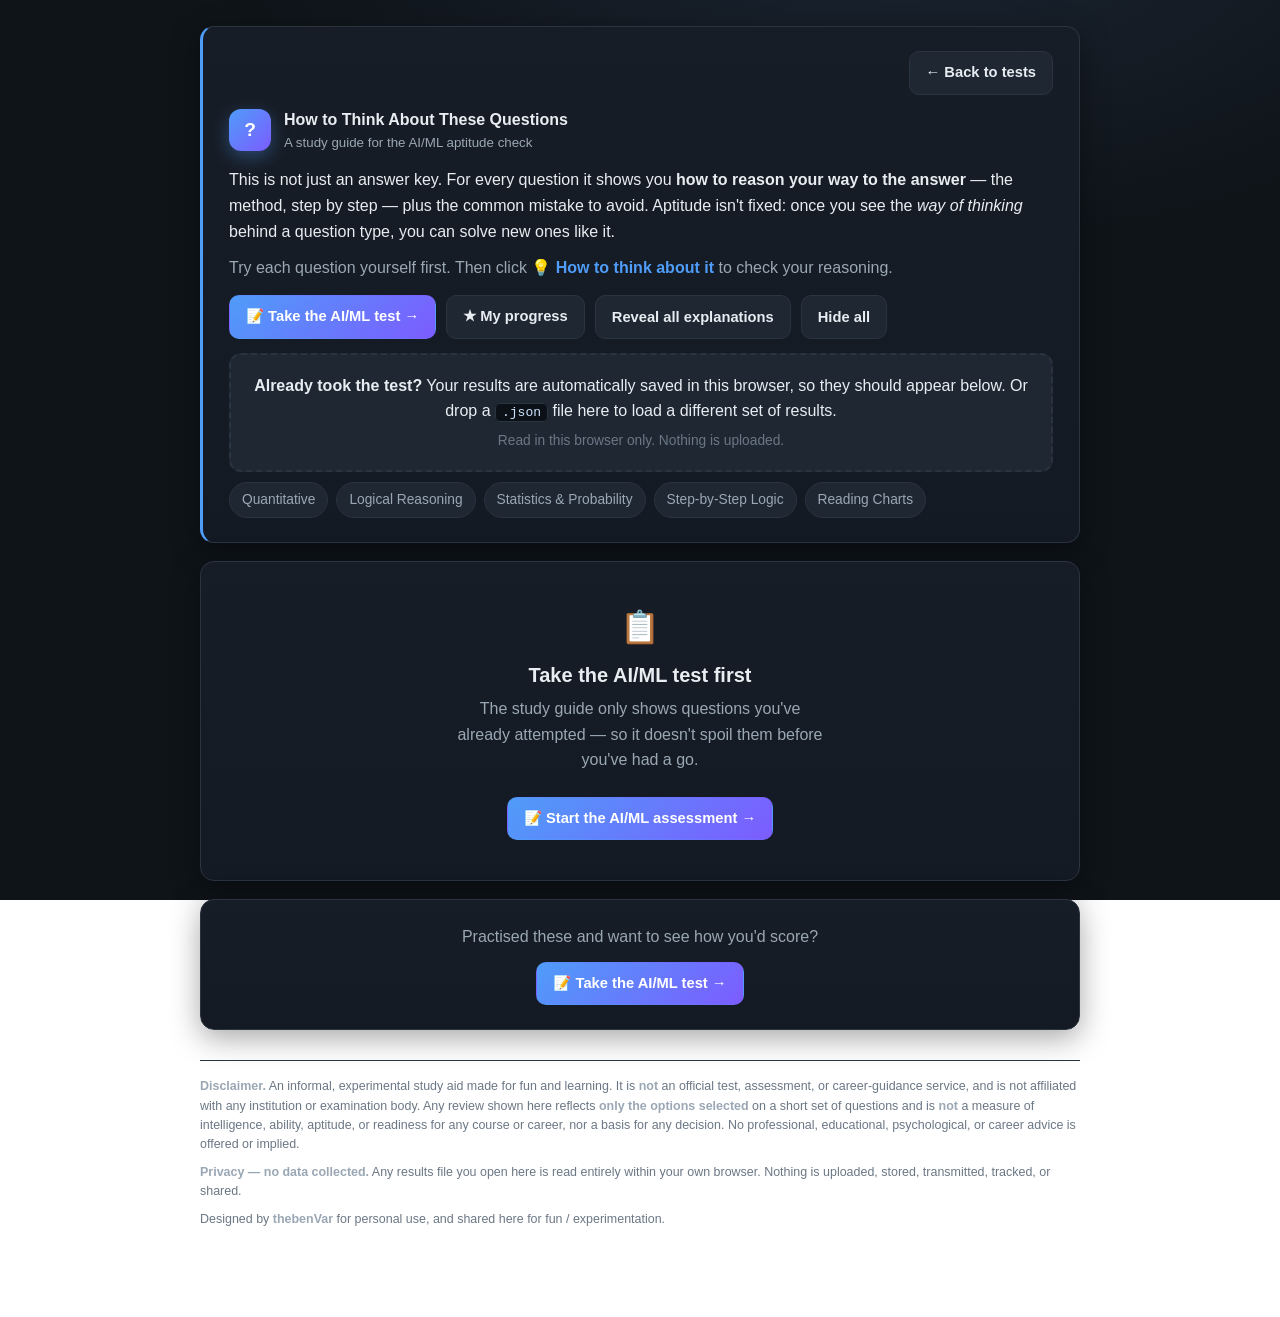
<file: learn.html>
<!DOCTYPE html>
<html lang="en">
<head>
<meta charset="UTF-8" />
<meta name="viewport" content="width=device-width, initial-scale=1.0" />
<title>How to Think About These Questions — Study Guide</title>
<style>
  :root{
    --bg:#0f1419; --panel:#171d26; --panel-2:#1f2733; --line:#2a3340;
    --ink:#e8edf2; --muted:#9aa7b4; --faint:#6b7785;
    --accent:#4f9cf9; --accent-2:#7c5cff;
    --good:#34d399; --warn:#fbbf24; --bad:#f87171;
    --radius:14px; --shadow:0 8px 30px rgba(0,0,0,.35); --maxw:880px;
  }
  *{box-sizing:border-box}
  html,body{margin:0;padding:0}
  body{
    background:radial-gradient(1200px 600px at 70% -10%, #1b2533 0%, var(--bg) 55%) fixed;
    color:var(--ink);
    font:16px/1.6 -apple-system,BlinkMacSystemFont,"Segoe UI",Roboto,Helvetica,Arial,sans-serif;
    -webkit-font-smoothing:antialiased; padding:26px 16px 80px;
  }
  .wrap{max-width:var(--maxw);margin:0 auto}
  h1,h2,h3{line-height:1.25;margin:0 0 .4em}
  h1{font-size:1.6rem;letter-spacing:-.01em}
  h2{font-size:1.25rem;margin-top:6px}
  p{margin:0 0 .7em}
  a{color:var(--accent)}
  .muted{color:var(--muted)} .faint{color:var(--faint);font-size:.86rem}

  .brand{display:flex;align-items:center;gap:13px;margin-bottom:14px}
  .brand .dot{width:42px;height:42px;border-radius:12px;
    background:linear-gradient(135deg,var(--accent),var(--accent-2));
    display:grid;place-items:center;font-weight:800;color:#fff;font-size:1.2rem;
    box-shadow:0 6px 18px rgba(79,156,249,.35)}
  .brand small{display:block;color:var(--muted);font-weight:500}

  .card{background:linear-gradient(180deg,var(--panel) 0%, #141a23 100%);
    border:1px solid var(--line);border-radius:var(--radius);box-shadow:var(--shadow);
    padding:24px 26px;margin:0 0 18px}
  .intro{border-left:3px solid var(--accent)}

  .strategy{background:rgba(79,156,249,.08);border:1px solid rgba(79,156,249,.3);
    border-radius:var(--radius);padding:18px 22px;margin:30px 0 16px}
  .strategy h2{margin:0 0 6px} .strategy .tip{color:#cfe3ff}

  .pill{display:inline-block;padding:3px 11px;border-radius:999px;font-size:.76rem;
    font-weight:600;border:1px solid var(--line);color:var(--muted)}

  .q{border:1px solid var(--line);border-radius:13px;padding:18px 20px;margin:0 0 14px;
    background:var(--panel-2)}
  .q .qhead{display:flex;gap:10px;align-items:center;margin-bottom:9px;flex-wrap:wrap}
  .q .qnum{font-weight:800;color:var(--accent);font-size:.95rem}
  .qprompt{font-size:1.06rem;font-weight:600;margin:2px 0 12px}
  .opts{display:grid;gap:7px;margin:6px 0 4px}
  .opt{display:flex;gap:11px;align-items:flex-start;padding:9px 13px;border-radius:9px;
    border:1px solid var(--line);background:#141a23;font-size:.96rem}
  .opt .key{flex:0 0 24px;height:24px;border-radius:6px;display:grid;place-items:center;
    background:#0c1118;border:1px solid var(--line);font-weight:700;font-size:.8rem;color:var(--muted)}
  .opt.correct{border-color:rgba(52,211,153,.55);background:rgba(52,211,153,.1)}
  .opt.correct .key{background:var(--good);color:#06281d;border-color:var(--good)}
  pre.code{background:#0c1118;border:1px solid var(--line);border-radius:10px;
    padding:13px 15px;overflow:auto;font:13.5px/1.55 ui-monospace,SFMono-Regular,Menlo,Consolas,monospace;
    color:#cfe3ff;margin:0 0 12px}
  .chart{margin:4px 0 12px;background:#0c1118;border:1px solid var(--line);border-radius:10px;padding:12px}

  details{margin-top:6px}
  summary{cursor:pointer;font-weight:650;color:var(--accent);padding:8px 0;list-style:none;
    display:flex;align-items:center;gap:8px}
  summary::-webkit-details-marker{display:none}
  summary::before{content:"💡";font-size:1rem}
  summary:hover{filter:brightness(1.15)}
  details[open] summary{margin-bottom:6px}
  .think{border-top:1px dashed var(--line);padding-top:12px;margin-top:2px}
  .think h4{margin:0 0 6px;font-size:.82rem;text-transform:uppercase;letter-spacing:.05em;color:var(--muted)}
  ol.steps{margin:0 0 12px;padding-left:22px}
  ol.steps li{margin:0 0 6px}
  .answer{border-radius:10px;padding:11px 14px;background:rgba(52,211,153,.1);
    border:1px solid rgba(52,211,153,.4);margin:10px 0}
  .answer b{color:var(--good)}
  .trap{border-radius:10px;padding:11px 14px;background:rgba(251,191,36,.08);
    border:1px solid rgba(251,191,36,.35);margin:10px 0;font-size:.94rem}
  .trap b{color:var(--warn)}
  code.inl{background:#0c1118;border:1px solid var(--line);border-radius:5px;padding:1px 6px;
    font:13px ui-monospace,Menlo,Consolas,monospace;color:#cfe3ff}

  .toc{display:flex;gap:8px;flex-wrap:wrap;margin-top:10px}
  .toc a{text-decoration:none;font-size:.86rem;padding:6px 12px;border-radius:999px;
    border:1px solid var(--line);color:var(--muted);background:var(--panel-2)}
  .toc a:hover{border-color:var(--accent);color:var(--ink)}
  .controls{display:flex;gap:10px;flex-wrap:wrap;margin-top:14px}
  .btn{appearance:none;border:1px solid var(--line);border-radius:10px;cursor:pointer;
    padding:9px 16px;font-size:.92rem;font-weight:600;color:var(--ink);background:var(--panel-2)}
  .btn:hover{border-color:var(--accent)}
  a.btn{text-decoration:none;display:inline-flex;align-items:center}
  .btn.primary{background:linear-gradient(135deg,var(--accent),var(--accent-2));color:#fff;border-color:transparent}

  @media (max-width:560px){ .card,.strategy{padding:18px} body{padding:14px 10px 60px} }

  /* ---------- upload + personalized review ---------- */
  .dropzone2{border:2px dashed var(--line);border-radius:12px;padding:18px;text-align:center;
    cursor:pointer;background:var(--panel-2);margin-top:14px;transition:.15s}
  .dropzone2:hover{border-color:var(--accent)}
  .dropzone2.over{border-color:var(--accent);background:rgba(79,156,249,.1)}

  .review{display:none}
  .review.show{display:block}
  .scorehero{display:flex;gap:20px;align-items:center;flex-wrap:wrap;margin:6px 0 18px}
  .ring{--p:0;width:108px;height:108px;border-radius:50%;flex:0 0 auto;
    background:radial-gradient(closest-side,var(--panel) 78%,transparent 80%),
      conic-gradient(var(--accent) calc(var(--p)*1%),#2a3340 0);
    display:grid;place-items:center;position:relative}
  .ring b{font-size:1.5rem}
  .ring small{position:absolute;bottom:22px;color:var(--muted);font-size:.66rem}
  .dimbars{display:grid;gap:10px;margin:8px 0 4px}
  .dimbar .l{display:flex;justify-content:space-between;font-size:.92rem;margin-bottom:4px}
  .bar{height:8px;border-radius:999px;background:#0c1118;overflow:hidden}
  .bar>i{display:block;height:100%;border-radius:999px}
  .bar.good>i{background:var(--good)} .bar.warn>i{background:var(--warn)} .bar.bad>i{background:var(--bad)}
  .insight{border:1px solid var(--line);border-radius:10px;padding:12px 15px;margin:9px 0;background:var(--panel-2)}
  .insight.good{border-color:rgba(52,211,153,.4)}
  .insight.warn{border-color:rgba(251,191,36,.4)}
  .insight.bad{border-color:rgba(248,113,113,.4)}
  .jump{color:var(--accent);cursor:pointer;text-decoration:underline;font-weight:600}

  .rslot{display:flex;gap:8px;align-items:center;flex-wrap:wrap;margin:0 0 11px}
  .tag{font-size:.76rem;font-weight:600;padding:3px 9px;border-radius:999px;border:1px solid var(--line);color:var(--muted)}
  .tag.ok{color:var(--good);border-color:rgba(52,211,153,.45);background:rgba(52,211,153,.1)}
  .tag.no{color:var(--bad);border-color:rgba(248,113,113,.45);background:rgba(248,113,113,.1)}
  .tag.beh{color:var(--warn);border-color:rgba(251,191,36,.4);background:rgba(251,191,36,.08)}
  .opt.your-pick{border-color:rgba(248,113,113,.55);background:rgba(248,113,113,.1)}
  .opt.your-pick .key{background:var(--bad);color:#2a0d0d;border-color:var(--bad)}

  .filterbar{display:none;gap:10px;align-items:center;flex-wrap:wrap;margin:0 0 16px}
  .filterbar.show{display:flex}
  .q.dim-hide{display:none}

  .legal{border-top:1px solid var(--line);margin-top:30px;padding-top:16px;
    color:var(--faint);font-size:.78rem;line-height:1.55}
  .legal p{margin:0 0 8px} .legal strong{color:var(--muted)}
</style>
</head>
<body>
<div class="wrap">

  <div class="card intro">
    <div style="text-align:right;margin-bottom:12px">
      <a href="index.html" class="btn ghost sm">← Back to tests</a>
    </div>
    <div class="brand"><div class="dot">?</div>
      <div><strong id="brand-title">How to Think About These Questions</strong>
        <small id="brand-sub">A study guide for the AI/ML aptitude check</small></div></div>
    <p id="intro-desc">This is not just an answer key. For every question it shows you <b>how to reason
      your way to the answer</b> — the method, step by step — plus the common mistake to
      avoid. Aptitude isn't fixed: once you see the <i>way of thinking</i> behind a
      question type, you can solve new ones like it.</p>
    <p id="intro-hint" class="muted">Try each question yourself first. Then click
      <b style="color:var(--accent)">💡 How to think about it</b> to check your reasoning.</p>
    <div class="controls">
      <a class="btn primary take-test-link" href="assessment.html?test=ai-ml">📝 Take the test →</a>
      <a class="btn" href="dashboard.html">★ My progress</a>
      <button class="btn" id="open-all">Reveal all explanations</button>
      <button class="btn" id="close-all">Hide all</button>
    </div>
    <div class="dropzone2" id="dz">
      <p style="margin:0"><b>Already took the test?</b> Your results are automatically
        saved in this browser, so they should appear below. Or drop a <code class="inl">.json</code>
        file here to load a different set of results.</p>
      <p class="faint" style="margin:6px 0 0">Read in this browser only. Nothing is uploaded.</p>
      <input id="file" type="file" accept=".json,application/json" style="display:none" />
    </div>
    <div id="upload-msg"></div>
    <div class="toc" id="toc"><!-- populated by JS from ACTIVE.dimLabels --></div>
  </div>

  <div class="card review" id="review"><!-- personalized review, built after upload --></div>

  <div class="filterbar" id="filterbar">
    <span class="faint">Show:</span>
    <button class="btn" id="show-mistakes">Only my mistakes</button>
    <button class="btn" id="show-all">All questions</button>
  </div>

  <div id="content"><!-- built by JS --></div>

  <div class="card" id="bottom-cta" style="text-align:center">
    <p class="muted" id="bottom-cta-text" style="margin:0 0 12px">Practised these and want to see how you'd score?</p>
    <a class="btn primary take-test-link" href="assessment.html?test=ai-ml">📝 Take the test →</a>
  </div>

  <footer class="legal">
    <p><strong>Disclaimer.</strong> An informal, experimental study aid made for fun and
      learning. It is <strong>not</strong> an official test, assessment, or
      career-guidance service, and is not affiliated with any institution or examination
      body. Any review shown here reflects <strong>only the options selected</strong> on a
      short set of questions and is <strong>not</strong> a measure of intelligence,
      ability, aptitude, or readiness for any course or career, nor a basis for any
      decision. No professional, educational, psychological, or career advice is offered
      or implied.</p>
    <p><strong>Privacy — no data collected.</strong> Any results file you open here is
      read entirely within your own browser. Nothing is uploaded, stored, transmitted,
      tracked, or shared.</p>
    <p>Designed by <strong>thebenVar</strong> for personal use, and shared here for
      fun / experimentation.</p>
  </footer>
</div>

<script>
"use strict";

/* ---- chart helpers (same as the test, so visuals match) ---- */
function barChart(labels, values, unit){
  const W=480,H=180,pad=30,gap=14, max=Math.max(...values);
  const bw=(W-pad*2-gap*(values.length-1))/values.length;
  let bars="",lbls="";
  values.forEach((v,i)=>{
    const h=Math.max(4,(v/max)*(H-pad*2)), x=pad+i*(bw+gap), y=H-pad-h;
    bars+=`<rect x="${x}" y="${y}" width="${bw}" height="${h}" rx="5" fill="#4f9cf9"/>`+
          `<text x="${x+bw/2}" y="${y-6}" fill="#cfe3ff" font-size="12" text-anchor="middle">${v}</text>`;
    lbls+=`<text x="${x+bw/2}" y="${H-pad+16}" fill="#9aa7b4" font-size="12" text-anchor="middle">${labels[i]}</text>`;
  });
  return `<svg viewBox="0 0 ${W} ${H}" width="100%" role="img" aria-label="bar chart">`+
    `<line x1="${pad}" y1="${H-pad}" x2="${W-pad}" y2="${H-pad}" stroke="#2a3340"/>`+
    bars+lbls+`<text x="${pad}" y="16" fill="#6b7785" font-size="11">${unit||""}</text></svg>`;
}
function lineChart(values, unit){
  const W=480,H=180,pad=30, max=Math.max(...values),min=Math.min(...values);
  const span=Math.max(1,max-min), step=(W-pad*2)/(values.length-1);
  const pts=values.map((v,i)=>[pad+i*step, H-pad-((v-min)/span)*(H-pad*2)]);
  const path=pts.map((p,i)=>(i?"L":"M")+p[0].toFixed(1)+" "+p[1].toFixed(1)).join(" ");
  const dots=pts.map(p=>`<circle cx="${p[0].toFixed(1)}" cy="${p[1].toFixed(1)}" r="3.5" fill="#7c5cff"/>`).join("");
  return `<svg viewBox="0 0 ${W} ${H}" width="100%" role="img" aria-label="line chart">`+
    `<line x1="${pad}" y1="${H-pad}" x2="${W-pad}" y2="${H-pad}" stroke="#2a3340"/>`+
    `<path d="${path}" fill="none" stroke="#4f9cf9" stroke-width="2.5"/>`+dots+
    `<text x="${pad}" y="16" fill="#6b7785" font-size="11">${unit||""}</text></svg>`;
}


/* ---- test awareness ---- */
const TEST_META_LEARN = {
  "ai-ml":       { name:"AI/ML",             href:"assessment.html?test=ai-ml",       subtitle:"A study guide for the AI/ML aptitude check",      hasGuide:true,
    dimLabels:{quant:"Quantitative",logic:"Logical Reasoning",stats:"Statistics & Probability",code:"Step-by-Step Logic",data:"Reading Charts"} },
  "ds":          { name:"Data Science",       href:"assessment.html?test=ds",          subtitle:"Review your Data Science assessment",              hasGuide:false,
    dimLabels:{stats:"Statistical Reasoning",prob:"Probability & Uncertainty",data:"Data Critique",logic:"Analytical Logic",math:"Mathematical Intuition"} },
  "cs":          { name:"Computer Science",   href:"assessment.html?test=cs",          subtitle:"Review your Computer Science assessment",          hasGuide:false,
    dimLabels:{logic:"Logical Thinking",pattern:"Pattern Recognition",precision:"Precision & Detail",decomp:"Problem Decomposition",systems:"Systems Thinking"} },
  "medicine":    { name:"Medicine",           href:"assessment.html?test=medicine",    subtitle:"Review your Medicine aptitude assessment",         hasGuide:false,
    dimLabels:{bio:"Biological Reasoning",systematic:"Sequential Thinking",numerical:"Numerical Reasoning",observation:"Observation & Patterns",ethics:"Ethical Reasoning"} },
  "law":         { name:"Law",                href:"assessment.html?test=law",         subtitle:"Review your Law aptitude assessment",              hasGuide:false,
    dimLabels:{verbal:"Verbal Reasoning",argument:"Argument Analysis",reading:"Reading Comprehension",deductive:"Deductive Reasoning",ethics:"Ethical Reasoning"} },
  "commerce":    { name:"Commerce & Finance", href:"assessment.html?test=commerce",    subtitle:"Review your Commerce & Finance assessment",        hasGuide:false,
    dimLabels:{quant:"Numerical Aptitude",financial:"Financial Reasoning",data:"Data Reading",business:"Business Logic",detail:"Accuracy & Detail"} },
  "engineering": { name:"Engineering",        href:"assessment.html?test=engineering", subtitle:"Review your Engineering aptitude assessment",      hasGuide:false,
    dimLabels:{quant:"Mathematical Reasoning",physics:"Physical Intuition",spatial:"Spatial Thinking",systems:"Systems Thinking",optimize:"Optimisation Thinking"} },
  "design":      { name:"Design",             href:"assessment.html?test=design",      subtitle:"Review your Design aptitude assessment",           hasGuide:false,
    dimLabels:{spatial:"Spatial Reasoning",visual:"Visual Pattern Recognition",proportion:"Proportional Thinking",lateral:"Creative Thinking",process:"Process & Sequence"} }
};
function getActiveTestId(){
  const p=new URLSearchParams(window.location.search).get("test");
  if(p && TEST_META_LEARN[p]) return p;
  // Pathname fallback for Vercel rewrites: /learn?test= may not be visible
  // client-side, but /learn is served from /learn so this mainly helps
  // assessment pages — kept here for symmetry.
  const pathId=window.location.pathname.replace(/^\/+/,"").split("/")[0];
  if(pathId && TEST_META_LEARN[pathId]) return pathId;
  for(const id of Object.keys(TEST_META_LEARN)){
    if(localStorage.getItem(`aptitude-result:${id}`)) return id;
  }
  return "ai-ml";
}
const ACTIVE_ID=getActiveTestId();
const ACTIVE=TEST_META_LEARN[ACTIVE_ID];

/* ---- populate TOC from active test's dimensions ---- */
document.getElementById("toc").innerHTML=
  Object.entries(ACTIVE.dimLabels).map(([id,label])=>
    `<a href="#${id}">${label}</a>`).join("");

/* ---- render ---- */
const keys=["A","B","C","D","E","F"];
const content=document.getElementById("content");
const REG={};   // qid -> {q, card, dimId, qNo}

const seenQids=getSeenQids(ACTIVE_ID);
if(seenQids.size===0){
  content.style.display="none";
  const _empty=document.createElement("div");
  _empty.className="card";
  _empty.style.cssText="text-align:center;padding:2.5rem";
  _empty.innerHTML=`<p style="font-size:2rem;margin-bottom:10px">📋</p>
    <h2>Take the ${ACTIVE.name} test first</h2>
    <p class="muted" style="max-width:42ch;margin:8px auto">The study guide only shows questions you've already attempted — so it doesn't spoil them before you've had a go.</p>
    <a href="${ACTIVE.href}" class="btn primary" style="display:inline-block;margin-top:16px">📝 Start the ${ACTIVE.name} assessment →</a>`;
  content.parentNode.insertBefore(_empty, content);
}

// Data-driven guide rendering. Called once both data/<id>.js (bank)
// and data/<id>.guide.js (explanations) have loaded.
let _bank=null, _guide=null, _rendered=false;
function tryRender(){
  if(_rendered || !_bank || !_guide) return;
  _rendered=true;
  renderGuide(_bank, _guide);
  // autoLoadFromStorage must run after render. If the page load event already
  // fired (scripts injected asynchronously), call directly; otherwise wait.
  if(document.readyState==="complete") autoLoadFromStorage();
  else window.addEventListener("load", autoLoadFromStorage);
}
function renderGuide(bank, guide){
  const dimOrder=Object.keys(ACTIVE.dimLabels);
  const byDim={};
  bank.forEach(q=>{ (byDim[q.dim]=byDim[q.dim]||[]).push(q); });

  dimOrder.forEach(dimId=>{
    const qs=byDim[dimId]||[];
    const dimLabel=ACTIVE.dimLabels[dimId]||dimId;
    const strategy=guide.strategies&&guide.strategies[dimId];
    const strat=document.createElement("div");
    strat.className="strategy"; strat.id=dimId;
    strat.innerHTML=`<h2>${dimLabel}</h2>
      <div class="pill" style="margin-bottom:8px">How to approach this type</div>
      <p class="tip" style="margin:0">${strategy||"Work through each problem methodically. Read the question carefully and identify what it is really asking before looking at the options."}</p>`;
    content.appendChild(strat);
    let secHasQ=false;

    qs.forEach(q=>{
      const qid=q.id;
      if(seenQids.size>0 && !seenQids.has(qid)) return;
      secHasQ=true;
      const exp=guide.questions&&guide.questions[qid];
      const optsHtml=q.options.map((o,i)=>
        `<div class="opt${i===q.answer?" correct":""}" data-i="${i}">
           <span class="key">${keys[i]}</span><span>${o}${i===q.answer?"  &nbsp;✓":""}</span></div>`).join("");
      const codeHtml=q.code?`<pre class="code">${q.code.replace(/</g,"&lt;")}</pre>`:"";
      const chartHtml=q.chart?`<div class="chart">${q.chart}</div>`:"";
      let detailsHtml;
      if(exp){
        const stepsHtml=(exp.steps||[]).map(s=>`<li>${s}</li>`).join("");
        const trapHtml=exp.trap?`<div class="trap"><b>⚠ Common trap:</b> ${exp.trap}</div>`:"";
        detailsHtml=`<details>
          <summary>How to think about it</summary>
          <div class="think">
            <h4>Step by step</h4>
            <ol class="steps">${stepsHtml}</ol>
            ${trapHtml}
            <div class="answer"><b>Answer: ${keys[q.answer]}.</b> ${q.options[q.answer]}</div>
            <h4 style="margin-top:12px">All options</h4>
            <div class="opts">${optsHtml}</div>
          </div>
        </details>`;
      } else {
        // No explanation yet — show answer only
        detailsHtml=`<details>
          <summary>Show answer</summary>
          <div class="think">
            <div class="answer"><b>Answer: ${keys[q.answer]}.</b> ${q.options[q.answer]}</div>
            <div class="opts">${optsHtml}</div>
          </div>
        </details>`;
      }
      const qNum=parseInt(qid.replace("q",""),10);
      const card=document.createElement("div");
      card.className="q"; card.id="card-"+qid; card.dataset.dim=dimId;
      card.innerHTML=`
        <div class="qhead"><span class="qnum">Q${qNum}</span>
          <span class="pill">${dimLabel}</span></div>
        <div class="rslot" id="rslot-${qid}" style="display:none"></div>
        <div class="qprompt">${q.prompt}</div>
        ${codeHtml}${chartHtml}
        ${detailsHtml}`;
      content.appendChild(card);
      REG[qid]={q, card, dimId, qNo:qNum};
    });
    if(!secHasQ) content.removeChild(strat);
  });
}

// Load bank (data/<id>.js) then guide (data/<id>.guide.js).
// Both use a callback pattern so file:// works without fetch.
window.__bootAssessment=function(){
  _bank=window.ASSESSMENT&&window.ASSESSMENT.bank;
  window.__bootAssessment=null;
  tryRender();
};
window.__onGuideLoaded=function(){
  _guide=window.GUIDE;
  window.__onGuideLoaded=null;
  tryRender();
};
(function(){
  const id=ACTIVE_ID.replace(/[^a-z0-9-]/gi,"");
  function injectScript(src, onErr){
    const s=document.createElement("script"); s.src=src;
    s.onerror=onErr; document.body.appendChild(s);
  }
  injectScript("data/"+id+".js", function(){
    _bank=[]; tryRender();
  });
  injectScript("data/"+id+".guide.js", function(){
    // Guide file missing — render without explanations
    window.GUIDE={strategies:{},questions:{}};
    _guide=window.GUIDE; tryRender();
  });
})();

/* ---- reveal/hide all ---- */
document.getElementById("open-all").addEventListener("click",
  ()=>document.querySelectorAll("details").forEach(d=>d.open=true));
document.getElementById("close-all").addEventListener("click",
  ()=>document.querySelectorAll("details").forEach(d=>d.open=false));

/* =====================================================================
   PERSONALIZED REVIEW — upload the results .json from the test
===================================================================== */
const DIM_LABEL=ACTIVE.dimLabels;
function rate(p){ return p>=70?"good":p>=45?"warn":"bad"; }
function escapeHtml(s){ return String(s).replace(/[&<>"]/g,c=>({"&":"&amp;","<":"&lt;",">":"&gt;",'"':"&quot;"}[c])); }
// same encoding the test uses
function checksum(str){ let h=5381; for(let i=0;i<str.length;i++){ h=((h<<5)+h+str.charCodeAt(i))>>>0; } return h.toString(16); }
function b64decode(b64){ return decodeURIComponent(escape(atob(b64))); }
function getSeenQids(testId){
  const raw=localStorage.getItem(`aptitude-result:${testId}`);
  if(!raw) return new Set();
  try{
    const parsed=JSON.parse(raw);
    const arr=Array.isArray(parsed)?parsed:[parsed];
    const seen=arr.flatMap(w=>{try{return JSON.parse(b64decode(w.payload)).questionsShown||[];}catch(e){return [];}});
    return new Set(seen);
  }catch(e){ return new Set(); }
}

const dz=document.getElementById("dz");
const fileEl=document.getElementById("file");
const uploadMsg=document.getElementById("upload-msg");
function msg(html,cls){ uploadMsg.innerHTML=`<div class="insight ${cls||''}" style="margin-top:12px">${html}</div>`; }

/* ---- apply branding for active test ---- */
document.title=ACTIVE.name+" — Study Guide · Aptitude Explorer Lab";
document.getElementById("brand-sub").textContent=ACTIVE.subtitle;
document.querySelectorAll(".take-test-link").forEach(a=>{
  a.href=ACTIVE.href;
  a.textContent="📝 Take the "+ACTIVE.name+" test →";
});
document.getElementById("bottom-cta-text").textContent="Practised these and want to see how you'd score?";

dz.addEventListener("click", ()=>fileEl.click());
dz.addEventListener("dragover", e=>{e.preventDefault();dz.classList.add("over");});
dz.addEventListener("dragleave", ()=>dz.classList.remove("over"));
dz.addEventListener("drop", e=>{e.preventDefault();dz.classList.remove("over");
  if(e.dataTransfer.files[0]) readFile(e.dataTransfer.files[0]);});
fileEl.addEventListener("change", e=>{ if(e.target.files[0]) readFile(e.target.files[0]); });

function readFile(file){
  const r=new FileReader();
  r.onload=()=>{
    try{
      const outer=JSON.parse(r.result);
      if(outer.format!=="aptitude-readiness-result" || !outer.payload){
        msg("That doesn't look like a test results file. Use the <code class='inl'>.json</code> you downloaded at the end of the test.","bad"); return;
      }
      const json=b64decode(outer.payload);
      const tampered=checksum(json)!==outer.checksum;
      const data=JSON.parse(json);
      analyze(data, tampered);
    }catch(err){ msg("Couldn't read that file ("+escapeHtml(err.message)+").","bad"); }
  };
  r.onerror=()=>msg("Failed to read the file.","bad");
  r.readAsText(file);
}

function analyze(data, tampered){
  // If content was hidden (no prior localStorage results), reveal it now that
  // a results file has been loaded — the uploaded data provides the context.
  content.style.display="";
  const pq=data.perQuestion||[];
  const byId={}; pq.forEach(p=>byId[p.qid]=p);
  let answered=0, correct=0;

  // Annotate every rendered question card with the student's outcome + behavior.
  // Cards in REG are only those the student has already seen (seenQids filter).
  Object.keys(REG).forEach(qid=>{
    const p=byId[qid];
    const {card, q}=REG[qid];
    const slot=card.querySelector(".rslot");
    card.classList.remove("dim-hide");
    if(!p){ slot.style.display="none"; return; }
    answered++; if(p.isCorrect) correct++;
    if(p.answer!=null && !p.isCorrect){
      const pick=card.querySelector('.opts .opt[data-i="'+p.answer+'"]');
      if(pick && !pick.classList.contains("correct")) pick.classList.add("your-pick");
    }
    const tags=[];
    const correctAnswer=q?q.answer:p.correctAnswer;
    if(p.answer==null) tags.push('<span class="tag no">Left blank</span>');
    else if(p.isCorrect) tags.push('<span class="tag ok">✓ You got this right</span>');
    else tags.push('<span class="tag no">✗ You picked '+keys[p.answer]+' &middot; answer is '+keys[correctAnswer]+'</span>');
    tags.push('<span class="tag">'+(p.totalMs/1000).toFixed(1)+'s</span>');
    if(p.wasRapid) tags.push('<span class="tag beh">answered fast</span>');
    if(p.timedOut) tags.push('<span class="tag beh">ran out of time</span>');
    const nch=p.changes?p.changes.length:0;
    if(nch>0){
      const path=[p.changes[0].from, ...p.changes.map(c=>c.to)].map(x=>keys[x]).join("→");
      tags.push('<span class="tag beh">changed '+nch+'× ('+path+')</span>');
    }
    if(p.visits>1) tags.push('<span class="tag beh">revisited '+p.visits+'×</span>');
    slot.innerHTML=tags.join("");
    slot.style.display="flex";
    if(!p.isCorrect) card.querySelector("details").open=true;
  });

  buildReview(data, pq, answered, correct, tampered);
  document.getElementById("filterbar").classList.add("show");
  uploadMsg.innerHTML="";
  document.getElementById("review").scrollIntoView({behavior:"smooth"});
}

function buildReview(data, pq, answered, correct, tampered){
  const s=data.dimScores||{};
  const dims=Object.keys(s);
  const sorted=[...dims].sort((a,b)=>s[b].pct-s[a].pct);
  const strongest=sorted[0], weakest=sorted[sorted.length-1];

  const avg=a=>a.length?a.reduce((x,y)=>x+y,0)/a.length:0;
  const acc=a=>a.length?Math.round(a.filter(p=>p.isCorrect).length/a.length*100):null;
  const qlink=qid=>`<span class="jump" data-jump="${qid}">Q${REG[qid]?REG[qid].qNo:qid.replace('q','')}</span>`;

  const wrong=pq.filter(p=>!p.isCorrect && p.answer!=null);
  const blanks=pq.filter(p=>p.answer==null);
  const rapid=pq.filter(p=>p.wasRapid);
  const rapidWrong=rapid.filter(p=>!p.isCorrect);
  let c2w=0,w2c=0; const c2wQ=[];
  pq.forEach(p=>(p.changes||[]).forEach(ch=>{
    const fc=ch.from===p.correctAnswer, tc=ch.to===p.correctAnswer;
    if(fc&&!tc){ c2w++; if(!c2wQ.includes(p.qid)) c2wQ.push(p.qid); }
    if(!fc&&tc) w2c++;
  }));
  const wrongByDim={}; wrong.concat(blanks).forEach(p=>{(wrongByDim[p.dim]=wrongByDim[p.dim]||[]).push(p.qid);});
  const pressured=pq.filter(p=>p.answeredNearDeadline||p.timedOut);
  const calm=pq.filter(p=>!(p.answeredNearDeadline||p.timedOut));

  const dimBars=sorted.map(d=>{
    const ds=s[d], cls=rate(ds.pct);
    return `<div class="dimbar"><div class="l"><span>${DIM_LABEL[d]||d}</span>
      <span>${ds.pct}% &middot; ${ds.correct}/${ds.total}</span></div>
      <div class="bar ${cls}"><i style="width:${ds.pct}%"></i></div></div>`;
  }).join("");

  const ins=[];
  ins.push(`<div class="insight good"><b>Strongest area: ${DIM_LABEL[strongest]||strongest} — ${s[strongest].pct}%.</b> This is a real asset for ${ACTIVE.name}. Build from it.</div>`);
  ins.push(`<div class="insight bad"><b>Biggest opportunity: ${DIM_LABEL[weakest]||weakest} — ${s[weakest].pct}%.</b> Studying here moves your score the most. Read its strategy box, then redo: ${(wrongByDim[weakest]||[]).map(qlink).join(", ")||"(all correct — now push for speed)"}.</div>`);

  if(rapidWrong.length){
    ins.push(`<div class="insight warn"><b>Slow down — speed cost you marks.</b> You answered ${rapid.length} question(s) in under 3 seconds, and ${rapidWrong.length} were wrong: ${rapidWrong.map(p=>qlink(p.qid)).join(", ")}. These look like snap guesses; working the method would likely flip them.</div>`);
  } else if(rapid.length>=5){
    ins.push(`<div class="insight good"><b>Fast and accurate.</b> ${rapid.length} answers came in under 3 seconds and held up — good instincts.</div>`);
  }

  if(c2w>w2c && c2w>0){
    ins.push(`<div class="insight warn"><b>Trust your first instinct more.</b> You switched away from a correct answer ${c2w} time(s) and only rescued a wrong one ${w2c} time(s). On ${c2wQ.map(qlink).join(", ")} your first pick was right but you changed it. When torn, your initial read is often better.</div>`);
  } else if(w2c>c2w && w2c>0){
    ins.push(`<div class="insight good"><b>Reviewing works for you.</b> Re-checking fixed ${w2c} answer(s) and broke only ${c2w}. Keep using spare time to revisit.</div>`);
  }

  if(wrong.length){
    const wA=avg(wrong.map(p=>p.totalMs))/1000, rA=avg(pq.filter(p=>p.isCorrect).map(p=>p.totalMs))/1000;
    if(wA>rA+3) ins.push(`<div class="insight"><b>Your misses are concept gaps, not speed.</b> You actually spent <i>longer</i> on the ones you got wrong (${wA.toFixed(0)}s vs ${rA.toFixed(0)}s on correct ones). More time won't help — learning the approach will. The explanations below are the fix.</div>`);
    else if(rA>wA+3) ins.push(`<div class="insight warn"><b>Your misses were rushed.</b> You spent less time on wrong answers (${wA.toFixed(0)}s vs ${rA.toFixed(0)}s). Giving the harder questions a few more seconds should help.</div>`);
  }

  if(pressured.length>=2 && acc(pressured)!=null && acc(calm)!=null){
    if(acc(pressured)<acc(calm)-15) ins.push(`<div class="insight warn"><b>Time pressure hurts you.</b> When the timer nearly ran out you scored ${acc(pressured)}% vs ${acc(calm)}% when comfortable. Practising against a clock will build composure.</div>`);
    else if(acc(pressured)>=acc(calm)) ins.push(`<div class="insight good"><b>You hold up under pressure.</b> ${acc(pressured)}% on timer-pressured questions vs ${acc(calm)}% otherwise.</div>`);
  }

  if(blanks.length) ins.push(`<div class="insight warn"><b>${blanks.length} left blank:</b> ${blanks.map(p=>qlink(p.qid)).join(", ")}. Always put your best guess — nothing is lost for a wrong answer.</div>`);

  const plan=`<h3 style="margin-top:16px">Your study plan</h3>
    <ol class="steps">
      <li>Read the <b>${DIM_LABEL[weakest]||weakest}</b> strategy box, then re-attempt your missed questions there without peeking.</li>
      <li>Work through your other mistakes below — their explanations are already open. Cover the steps, try, then check.</li>
      <li>After a few days, retake the test (<code class="inl">index.html</code>) and watch ${DIM_LABEL[weakest]} climb.</li>
    </ol>`;

  const overall=data.overall;
  const review=document.getElementById("review");
  review.innerHTML=`
    ${tampered?`<div class="insight bad"><b>⚠ Note:</b> this file's checksum doesn't match its contents — it may have been edited, so treat the numbers with caution.</div>`:""}
    <h2>Your Personalized Review${data.student?` — ${escapeHtml(data.student)}`:""}</h2>
    <div class="scorehero">
      <div class="ring" style="--p:${overall}"><div><b>${overall}%</b></div><small>overall</small></div>
      <div>
        <p style="margin:0 0 6px">You answered <b>${correct}</b> of <b>${answered}</b> correctly. Below is what your answers — and <i>how</i> you answered — reveal.</p>
        <p class="faint" style="margin:0">Your mistakes are marked on each question and their explanations opened automatically.</p>
      </div>
    </div>
    <h3>Where you stand, area by area</h3>
    <div class="dimbars">${dimBars}</div>
    <h3 style="margin-top:16px">What stands out</h3>
    ${ins.join("")}
    ${plan}`;
  review.classList.add("show");

  review.querySelectorAll("[data-jump]").forEach(el=>el.addEventListener("click",()=>{
    const c=(REG[el.getAttribute("data-jump")]||{}).card;
    if(c){ c.querySelector("details").open=true; c.scrollIntoView({behavior:"smooth",block:"center"});
      c.style.outline="2px solid var(--accent)"; c.style.outlineOffset="3px";
      setTimeout(()=>{c.style.outline="";c.style.outlineOffset="";},1600); }
  }));
}

/* ---- filter to mistakes ---- */
document.getElementById("show-mistakes").addEventListener("click", ()=>{
  Object.values(REG).forEach(({card})=>{
    const isMistake = card.querySelector(".rslot .tag.no")!=null;
    card.classList.toggle("dim-hide", !isMistake);
  });
});
document.getElementById("show-all").addEventListener("click", ()=>{
  Object.values(REG).forEach(({card})=>card.classList.remove("dim-hide"));
});

/* ---- auto-load from localStorage on page load ---- */
function autoLoadFromStorage(){
  try{
    const raw=localStorage.getItem(`aptitude-result:${ACTIVE_ID}`);
    if(!raw) return;
    const parsed=JSON.parse(raw);
    const arr=Array.isArray(parsed)?parsed:[parsed];
    const decoded=arr.map(w=>({w,data:JSON.parse(b64decode(w.payload))}))
                     .sort((a,b)=>new Date(a.data.startedAt)-new Date(b.data.startedAt));
    const latest=decoded[decoded.length-1];
    const json=b64decode(latest.w.payload);
    const tampered=checksum(json)!==latest.w.checksum;
    analyze(latest.data, tampered);
    const attemptStr=latest.data.attemptNumber?` — Attempt ${latest.data.attemptNumber}`:"";
    dz.innerHTML=`<p style="margin:0"><b>✓ Reviewing your ${ACTIVE.name} results${attemptStr}</b></p>
      <p class="faint" style="margin:6px 0 0">Saved in this browser. <button class="btn sm" id="clear-storage" style="margin-top:6px">Clear &amp; upload different file</button></p>`;
    document.getElementById("clear-storage").addEventListener("click", ()=>{
      localStorage.removeItem(`aptitude-result:${ACTIVE_ID}`);
      location.reload();
    });
  }catch(err){}
}
</script>
</body>
</html>
</file>
